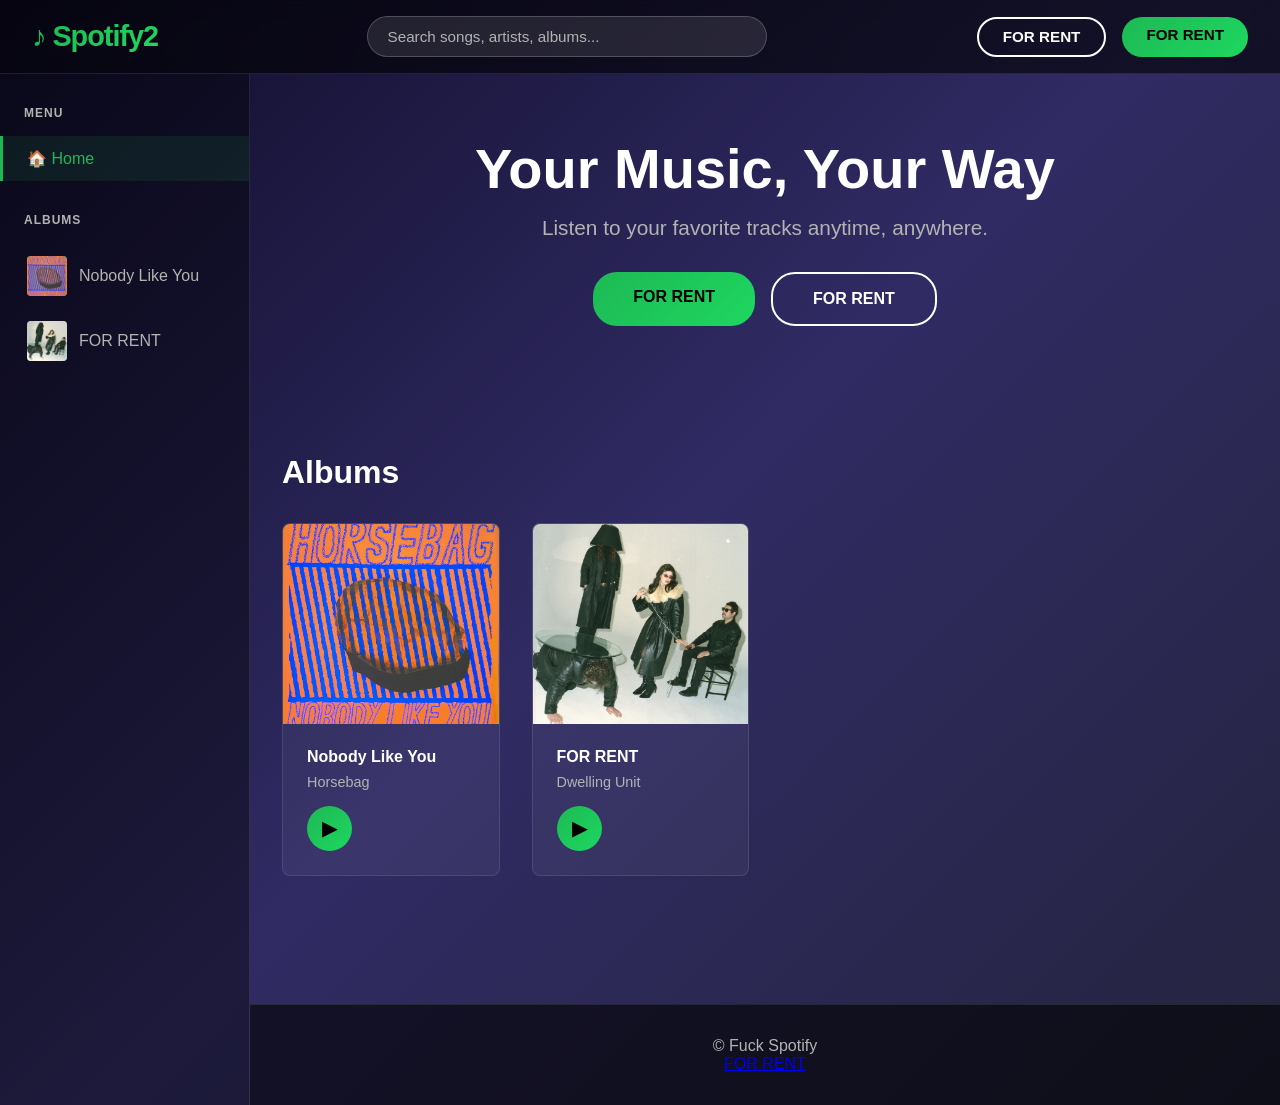
<file: index.html>
<!DOCTYPE html>
<html lang="en">

<head>
    <meta charset="UTF-8">
    <meta name="viewport" content="width=device-width, initial-scale=1.0">
    <title>Spotify2 | Horsebag | Dwelling Unit</title>
    <meta name="description"
        content="Listen to Nobody Like You by Horsebag and FOR RENT by Dwelling Unit on Spotify2.">
    <meta name="keywords"
        content="Spotify2, Horsebag, Dwelling Unit, Nobody Like You, FOR RENT, music, albums">
    <meta name="author" content="Spotify2">
    <meta name="robots" content="index, follow">
    <meta property="og:title" content="Spotify2 | Horsebag | Dwelling Unit">
    <meta property="og:description"
        content="Listen to Nobody Like You by Horsebag and FOR RENT by Dwelling Unit on Spotify2.">
    <meta property="og:type" content="website">
    <meta property="og:url" content="https://spotify2.local">
    <link rel="canonical" href="https://spotify2.local">
    <style>
        * {
            margin: 0;
            padding: 0;
            box-sizing: border-box;
        }

        body {
            font-family: -apple-system, BlinkMacSystemFont, 'Segoe UI', Roboto, Oxygen, Ubuntu, Cantarell, sans-serif;
            background: linear-gradient(135deg, #0f0c29, #302b63, #24243e);
            color: #fff;
            min-height: 100vh;
            display: flex;
            flex-direction: column;
        }

        /* Header/Navigation Bar */
        header {
            background: rgba(0, 0, 0, 0.6);
            backdrop-filter: blur(10px);
            padding: 1rem 2rem;
            position: sticky;
            top: 0;
            z-index: 100;
            border-bottom: 1px solid rgba(255, 255, 255, 0.1);
        }

        .navbar {
            max-width: 100%;
            margin: 0 auto;
            display: flex;
            justify-content: space-between;
            align-items: center;
            gap: 2rem;
        }

        .search-container {
            flex: 1;
            max-width: 400px;
            position: relative;
        }

        .search-bar {
            width: 100%;
            padding: 0.7rem 1.2rem;
            background: rgba(255, 255, 255, 0.1);
            border: 1px solid rgba(255, 255, 255, 0.2);
            border-radius: 24px;
            color: #fff;
            font-size: 0.95rem;
            transition: all 0.3s ease;
        }

        .search-bar::placeholder {
            color: #b3b3b3;
        }

        .search-bar:focus {
            outline: none;
            background: rgba(255, 255, 255, 0.15);
            border-color: #1db954;
            box-shadow: 0 0 10px rgba(29, 185, 84, 0.3);
        }

        .search-dropdown {
            position: absolute;
            top: 100%;
            left: 0;
            right: 0;
            background: rgba(0, 0, 0, 0.95);
            border: 1px solid rgba(29, 185, 84, 0.3);
            border-radius: 8px;
            margin-top: 0.5rem;
            display: none;
            max-height: 300px;
            overflow-y: auto;
            z-index: 1000;
        }

        .search-dropdown.active {
            display: block;
        }

        .suggestion-item {
            padding: 0.8rem 1rem;
            color: #fff;
            cursor: pointer;
            border-bottom: 1px solid rgba(255, 255, 255, 0.1);
            transition: all 0.2s ease;
            text-decoration: none;
            display: flex;
            align-items: center;
            gap: 0.8rem;
        }

        .suggestion-item:last-child {
            border-bottom: none;
        }

        .suggestion-item:hover {
            background: rgba(29, 185, 84, 0.2);
            padding-left: 1.2rem;
        }

        .suggestion-icon {
            font-size: 1.2rem;
        }

        .suggestion-text {
            flex: 1;
        }

        .suggestion-title {
            font-weight: 600;
            margin-bottom: 0.2rem;
        }

        .suggestion-subtitle {
            font-size: 0.8rem;
            color: #b3b3b3;
        }

        .logo {
            font-size: 1.8rem;
            font-weight: 800;
            background: linear-gradient(135deg, #1db954, #1ed760);
            -webkit-background-clip: text;
            -webkit-text-fill-color: transparent;
            background-clip: text;
            letter-spacing: -1px;
            white-space: nowrap;
            text-decoration: none;
        }

        .main-wrapper {
            display: flex;
            flex: 1;
            overflow: hidden;
        }

        /* Sidebar */
        .sidebar {
            width: 250px;
            background: rgba(0, 0, 0, 0.4);
            border-right: 1px solid rgba(255, 255, 255, 0.1);
            padding: 2rem 0;
            overflow-y: auto;
        }

        .sidebar-section {
            margin-bottom: 2rem;
        }

        .sidebar-title {
            font-size: 0.75rem;
            text-transform: uppercase;
            color: #b3b3b3;
            letter-spacing: 1px;
            padding: 0 1.5rem;
            margin-bottom: 1rem;
            font-weight: 700;
        }

        .sidebar-link {
            display: flex;
            align-items: center;
            gap: 0.75rem;
            padding: 0.8rem 1.5rem;
            color: #b3b3b3;
            text-decoration: none;
            transition: all 0.3s ease;
            border-left: 3px solid transparent;
            cursor: pointer;
        }

        .sidebar-cover {
            width: 40px;
            height: 40px;
            flex: 0 0 40px;
            border-radius: 4px;
            overflow: hidden;
            position: relative;
            display: grid;
            place-items: center;
            background: linear-gradient(135deg, #1db954, #1ed760);
        }

        .sidebar-album-title {
            min-width: 0;
        }

        .cover-art {
            position: absolute;
            inset: 0;
            width: 100%;
            height: 100%;
            object-fit: cover;
        }

        .cover-fallback {
            font-size: 1.4rem;
            line-height: 1;
        }

        .sidebar-link:hover {
            color: #fff;
            background: rgba(29, 185, 84, 0.1);
            border-left-color: #1db954;
        }

        .sidebar-link.active {
            color: #1db954;
            background: rgba(29, 185, 84, 0.1);
            border-left-color: #1db954;
        }

        /* Content wrapper */
        .content {
            flex: 1;
            overflow-y: auto;
            padding-bottom: 120px;
        }

        .nav-buttons {
            display: flex;
            gap: 1rem;
        }

        .btn {
            padding: 0.6rem 1.5rem;
            border: none;
            border-radius: 24px;
            font-weight: 600;
            cursor: pointer;
            transition: all 0.3s ease;
            font-size: 0.95rem;
            text-decoration: none;
            display: inline-block;
        }

        .btn-login {
            background: transparent;
            color: #fff;
            border: 2px solid #fff;
        }

        .btn-login:hover {
            background: #fff;
            color: #000;
            transform: scale(1.05);
        }

        .btn-signup {
            background: linear-gradient(135deg, #1db954, #1ed760);
            color: #000;
        }

        .btn-signup:hover {
            transform: scale(1.05);
            box-shadow: 0 8px 24px rgba(29, 185, 84, 0.4);
        }

        /* Hero Section */
        .hero {
            max-width: 1400px;
            margin: 0 auto;
            padding: 4rem 2rem;
            text-align: center;
        }

        .hero h1 {
            font-size: 3.5rem;
            font-weight: 900;
            margin-bottom: 1rem;
            line-height: 1.1;
        }

        .hero p {
            font-size: 1.3rem;
            color: #b3b3b3;
            margin-bottom: 2rem;
            max-width: 600px;
            margin-left: auto;
            margin-right: auto;
        }

        .cta-buttons {
            display: flex;
            gap: 1rem;
            justify-content: center;
            flex-wrap: wrap;
        }

        .btn-primary {
            padding: 1rem 2.5rem;
            background: linear-gradient(135deg, #1db954, #1ed760);
            color: #000;
            border: none;
            border-radius: 24px;
            font-weight: 700;
            font-size: 1rem;
            cursor: pointer;
            transition: all 0.3s ease;
            text-decoration: none;
            display: inline-block;
        }

        .btn-primary:hover {
            transform: scale(1.05);
            box-shadow: 0 12px 32px rgba(29, 185, 84, 0.5);
        }

        .btn-secondary {
            padding: 1rem 2.5rem;
            background: transparent;
            color: #fff;
            border: 2px solid #fff;
            border-radius: 24px;
            font-weight: 700;
            font-size: 1rem;
            cursor: pointer;
            transition: all 0.3s ease;
            text-decoration: none;
            display: inline-block;
        }

        .btn-secondary:hover {
            background: #fff;
            color: #000;
            transform: scale(1.05);
        }

        /* Featured Section */
        .featured {
            max-width: 1400px;
            margin: 4rem auto;
            padding: 0 2rem;
            width: 100%;
        }

        .section-title {
            font-size: 2rem;
            font-weight: 700;
            margin-bottom: 2rem;
        }

        .music-grid {
            display: grid;
            grid-template-columns: repeat(auto-fill, minmax(200px, 1fr));
            gap: 2rem;
        }

        .music-card {
            background: rgba(255, 255, 255, 0.05);
            border-radius: 8px;
            overflow: hidden;
            cursor: pointer;
            transition: all 0.3s ease;
            border: 1px solid rgba(255, 255, 255, 0.1);
            text-decoration: none;
            display: block;
        }

        .music-card:hover {
            background: rgba(255, 255, 255, 0.1);
            transform: translateY(-8px);
            box-shadow: 0 12px 32px rgba(29, 185, 84, 0.2);
        }

        .card-image {
            width: 100%;
            height: 200px;
            background: linear-gradient(135deg, #1db954, #1ed760);
            display: flex;
            align-items: center;
            justify-content: center;
            font-size: 3rem;
            position: relative;
            overflow: hidden;
        }

        .card-image .cover-fallback {
            font-size: 3rem;
        }

        .card-info {
            padding: 1.5rem;
        }

        .card-title {
            font-weight: 700;
            margin-bottom: 0.5rem;
            font-size: 1rem;
            color: #fff;
        }

        .card-artist {
            color: #b3b3b3;
            font-size: 0.9rem;
            margin-bottom: 1rem;
        }

        .play-btn {
            background: linear-gradient(135deg, #1db954, #1ed760);
            color: #000;
            border: none;
            border-radius: 50%;
            width: 45px;
            height: 45px;
            font-size: 1.2rem;
            cursor: pointer;
            display: flex;
            align-items: center;
            justify-content: center;
            transition: all 0.3s ease;
            font-weight: bold;
        }

        .play-btn:hover {
            transform: scale(1.1);
        }

        /* Player Controls */
        .player {
            position: fixed;
            bottom: 0;
            left: 0;
            right: 0;
            background: rgba(0, 0, 0, 0.8);
            border-top: 1px solid rgba(255, 255, 255, 0.1);
            padding: 1rem 2rem;
            z-index: 200;
        }

        .player-content {
            max-width: 100%;
            margin: 0 auto;
            display: grid;
            grid-template-columns: 200px 1fr 200px;
            gap: 2rem;
            align-items: center;
        }

        .player-song-info {
            display: flex;
            gap: 1rem;
            align-items: center;
        }

        .player-album-art {
            width: 50px;
            height: 50px;
            background: linear-gradient(135deg, #1db954, #1ed760);
            border-radius: 4px;
            display: flex;
            align-items: center;
            justify-content: center;
            font-size: 1.5rem;
            flex-shrink: 0;
        }

        .player-song-details h4 {
            font-size: 0.95rem;
            margin-bottom: 0.2rem;
            font-weight: 600;
        }

        .player-song-details p {
            font-size: 0.8rem;
            color: #b3b3b3;
        }

        .player-controls {
            display: flex;
            flex-direction: column;
            gap: 0.5rem;
        }

        .controls-buttons {
            display: flex;
            justify-content: center;
            gap: 1.5rem;
            align-items: center;
        }

        .control-btn {
            background: transparent;
            border: none;
            color: #fff;
            cursor: pointer;
            font-size: 1.2rem;
            transition: all 0.3s ease;
            padding: 0.5rem;
        }

        .control-btn:hover {
            color: #1db954;
            transform: scale(1.1);
        }

        .play-pause-btn {
            width: 40px;
            height: 40px;
            background: linear-gradient(135deg, #1db954, #1ed760);
            color: #000;
            border-radius: 50%;
            font-size: 1rem;
            font-weight: bold;
        }

        .play-pause-btn:hover {
            color: #000;
        }

        .progress-bar {
            width: 100%;
            height: 4px;
            background: rgba(255, 255, 255, 0.2);
            border-radius: 2px;
            cursor: pointer;
            position: relative;
        }

        .progress-fill {
            height: 100%;
            background: linear-gradient(90deg, #1db954, #1ed760);
            border-radius: 2px;
            width: 35%;
        }

        .time-display {
            display: flex;
            justify-content: space-between;
            font-size: 0.75rem;
            color: #b3b3b3;
            margin-top: 0.3rem;
        }

        .player-right {
            display: flex;
            justify-content: flex-end;
            gap: 1rem;
            align-items: center;
        }

        .volume-control {
            display: flex;
            align-items: center;
            gap: 0.5rem;
        }

        .volume-slider {
            width: 80px;
            height: 4px;
            background: rgba(255, 255, 255, 0.2);
            border-radius: 2px;
            cursor: pointer;
        }

        /* Footer */
        footer {
            background: rgba(0, 0, 0, 0.6);
            padding: 2rem;
            text-align: center;
            color: #b3b3b3;
            margin-top: 4rem;
            border-top: 1px solid rgba(255, 255, 255, 0.1);
        }

        @media (max-width: 1024px) {
            .sidebar {
                width: 200px;
            }

            .search-container {
                max-width: 250px;
            }
        }

        @media (max-width: 768px) {
            .main-wrapper {
                flex-direction: column;
            }

            .sidebar {
                width: 100%;
                border-right: none;
                border-bottom: 1px solid rgba(255, 255, 255, 0.1);
                padding: 1rem 0;
                display: flex;
                overflow-x: auto;
                overflow-y: hidden;
                height: auto;
                display: none;
            }

            .sidebar-section {
                display: flex;
                gap: 2rem;
                margin-bottom: 0;
            }

            .sidebar-title {
                display: none;
            }

            .hero h1 {
                font-size: 2.5rem;
            }

            .music-grid {
                grid-template-columns: repeat(auto-fill, minmax(150px, 1fr));
                gap: 1rem;
            }

            .cta-buttons {
                display: none;
            }

            .btn-primary,
            .btn-secondary {
                width: 100%;
            }

            .navbar {
                flex-direction: column;
                gap: 1rem;
            }

            .search-container {
                width: 100%;
                max-width: 100%;
            }

            .player-content {
                grid-template-columns: 1fr;
                gap: 1rem;
            }

            .player-right {
                justify-content: center;
            }
        }
    </style>
    <link rel="stylesheet" href="views.css">
</head>

<body>
    <!-- Navigation Header -->
    <header>
        <nav class="navbar">
            <a href="index.html" class="logo" aria-label="Spotify2 Home">♪ Spotify2</a>
            <div class="search-container">
                <input type="text" class="search-bar" id="searchInput" placeholder="Search songs, artists, albums...">
                <div class="search-dropdown" id="searchDropdown"></div>
            </div>
            <div class="nav-buttons">
                <a target="_blank" rel="noopener noreferrer" data-album-buy hidden class="btn btn-login">Buy album</a>
                <a target="_blank" rel="noopener noreferrer" data-album-buy hidden class="btn btn-signup">Buy album</a>
            </div>
        </nav>
    </header>

    <div class="main-wrapper">
        <!-- Sidebar -->
        <aside class="sidebar">
            <div class="sidebar-section">
                <div class="sidebar-title">Menu</div>
                <a href="index.html" class="sidebar-link active">🏠 Home</a>
            </div>
            <div class="sidebar-section">
                <div class="sidebar-title">Albums</div>
                <div id="albumLibrary"></div>
            </div>
        </aside>

        <!-- Main Content -->
        <div class="content">
            <!-- Hero Section -->
            <section class="hero">
                <h1>Your Music, Your Way</h1>
                <p>Listen to your favorite tracks anytime, anywhere.</p>
                <div class="cta-buttons">
                    <a target="_blank" rel="noopener noreferrer" data-album-buy hidden class="btn-primary">Buy album</a>
                    <a target="_blank" rel="noopener noreferrer" data-album-buy hidden class="btn-secondary">Buy album</a>
                </div>
            </section>

            <!-- Album cards are generated from the shared catalog. -->
            <section class="featured" id="albums">
                <h2 class="section-title">Albums</h2>
                <div class="music-grid" id="albumGrid"></div>
            </section>
        </div>
        <!-- Footer -->
        <footer>
            <p>&copy; Fuck Spotify</p>
            <a target="_blank" rel="noopener noreferrer" data-album-buy hidden>Buy album</a>
        </footer>
    </div>

    <script src="albums.js" defer></script>
    <script src="player.js" defer></script>
    <script src="album.js" defer></script>
    <script src="site.js?v=4" defer></script>

</body>

</html>
</file>
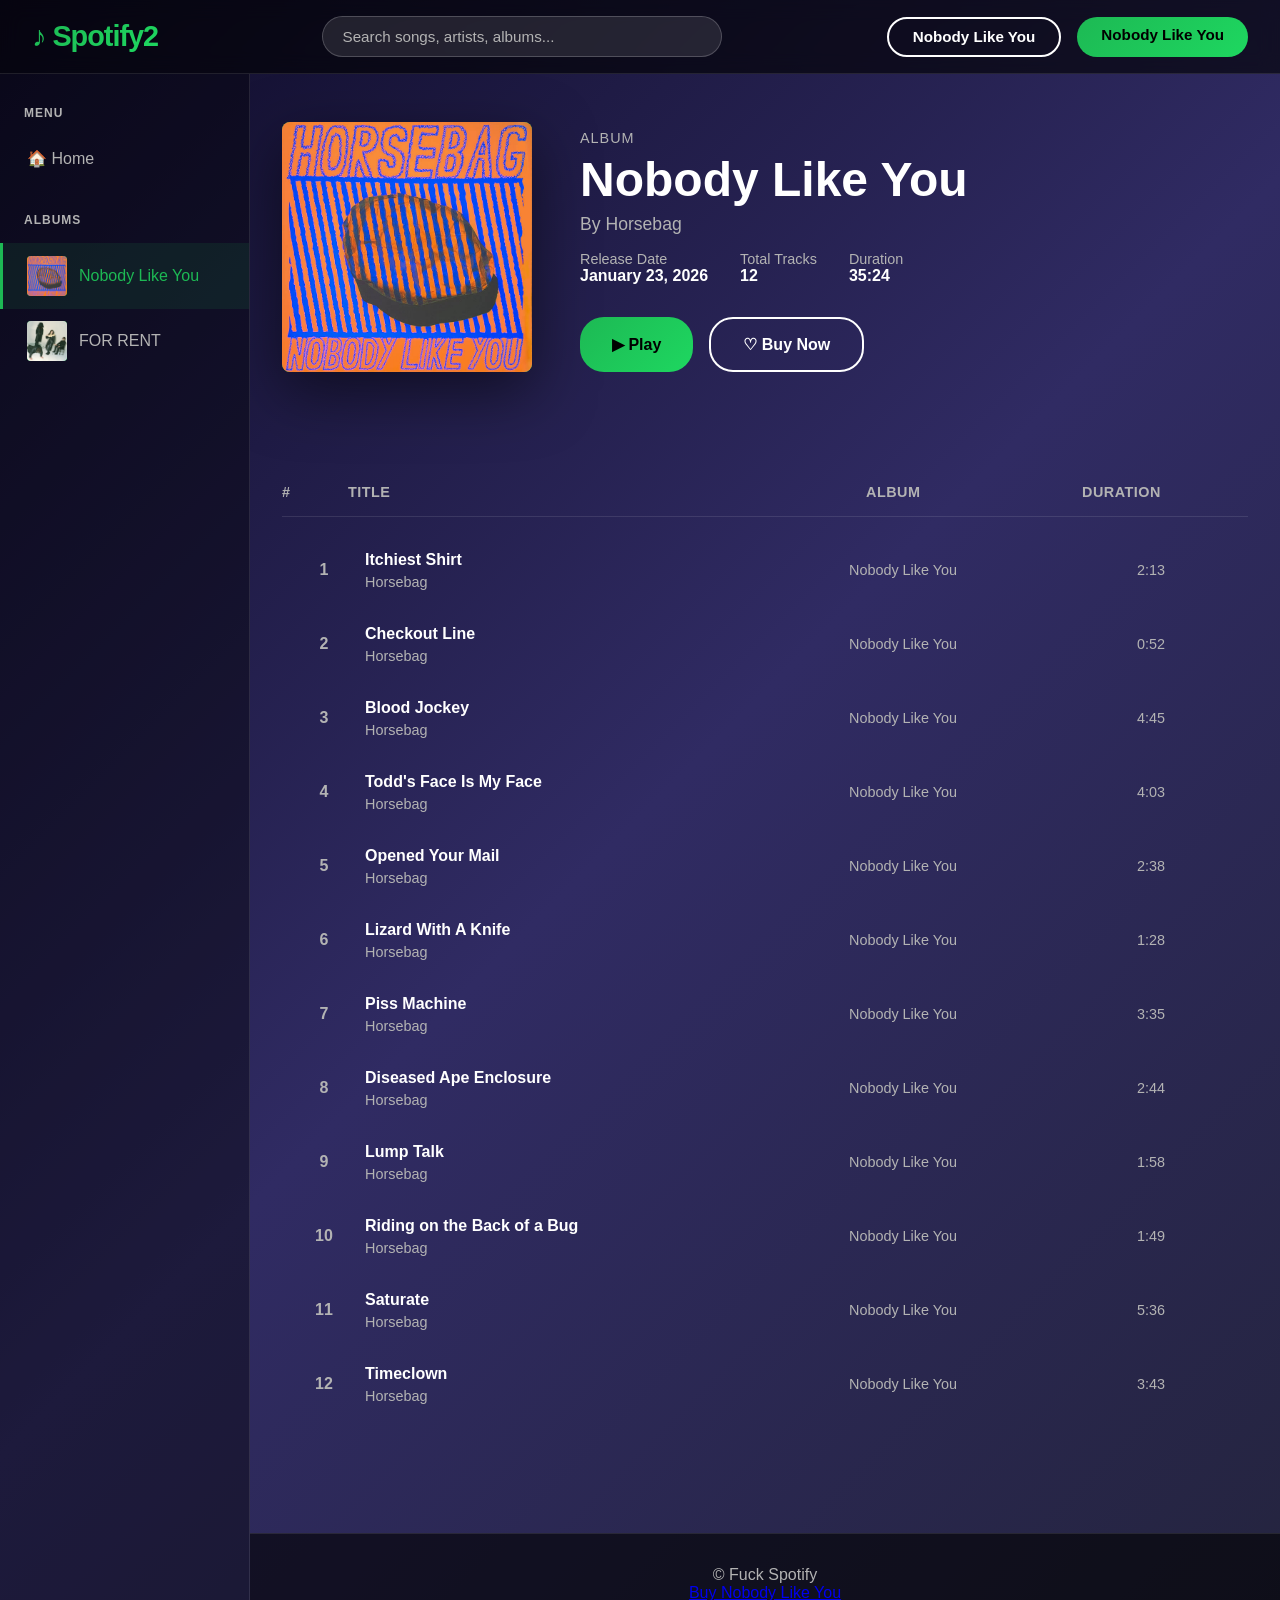
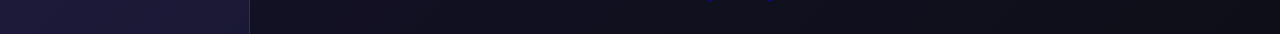
<file: album.html>
<!DOCTYPE html>
<html lang="en">

<head>
    <meta charset="UTF-8">
    <meta name="viewport" content="width=device-width, initial-scale=1.0">
    <title>Album - Spotify2</title>
    <link rel="canonical" id="albumCanonical">
    <style>
        * {
            margin: 0;
            padding: 0;
            box-sizing: border-box;
        }

        body {
            font-family: -apple-system, BlinkMacSystemFont, 'Segoe UI', Roboto, Oxygen, Ubuntu, Cantarell, sans-serif;
            background: linear-gradient(135deg, #0f0c29, #302b63, #24243e);
            color: #fff;
            min-height: 100vh;
            display: flex;
            flex-direction: column;
        }

        .main-wrapper {
            display: flex;
            flex: 1;
            overflow: hidden;
        }

        /* Sidebar */
        .sidebar {
            width: 250px;
            background: rgba(0, 0, 0, 0.4);
            border-right: 1px solid rgba(255, 255, 255, 0.1);
            padding: 2rem 0;
            overflow-y: auto;
        }

        .sidebar-section {
            margin-bottom: 2rem;
        }

        .sidebar-title {
            font-size: 0.75rem;
            text-transform: uppercase;
            color: #b3b3b3;
            letter-spacing: 1px;
            padding: 0 1.5rem;
            margin-bottom: 1rem;
            font-weight: 700;
        }

        .sidebar-link {
            display: flex;
            align-items: center;
            gap: 0.75rem;
            padding: 0.8rem 1.5rem;
            color: #b3b3b3;
            text-decoration: none;
            transition: all 0.3s ease;
            border-left: 3px solid transparent;
            cursor: pointer;
        }

        .sidebar-cover {
            width: 40px;
            height: 40px;
            flex: 0 0 40px;
            border-radius: 4px;
            overflow: hidden;
            position: relative;
            display: grid;
            place-items: center;
            background: linear-gradient(135deg, #1db954, #1ed760);
        }

        .sidebar-album-title {
            min-width: 0;
        }

        .cover-art {
            position: absolute;
            inset: 0;
            width: 100%;
            height: 100%;
            object-fit: cover;
        }

        .cover-fallback {
            font-size: 1.4rem;
            line-height: 1;
        }

        .sidebar-link:hover {
            color: #fff;
            background: rgba(29, 185, 84, 0.1);
            border-left-color: #1db954;
        }

        .sidebar-link.active {
            color: #1db954;
            background: rgba(29, 185, 84, 0.1);
            border-left-color: #1db954;
        }

        /* Content wrapper */
        .content {
            flex: 1;
            overflow-y: auto;
            padding-bottom: 120px;
        }

        /* Header/Navigation Bar */
        header {
            background: rgba(0, 0, 0, 0.6);
            backdrop-filter: blur(10px);
            padding: 1rem 2rem;
            position: sticky;
            top: 0;
            z-index: 100;
            border-bottom: 1px solid rgba(255, 255, 255, 0.1);
        }

        .navbar {
            max-width: 100%;
            margin: 0 auto;
            display: flex;
            justify-content: space-between;
            align-items: center;
            gap: 2rem;
        }

        .search-container {
            flex: 1;
            max-width: 400px;
            position: relative;
        }

        .search-bar {
            width: 100%;
            padding: 0.7rem 1.2rem;
            background: rgba(255, 255, 255, 0.1);
            border: 1px solid rgba(255, 255, 255, 0.2);
            border-radius: 24px;
            color: #fff;
            font-size: 0.95rem;
            transition: all 0.3s ease;
        }

        .search-bar::placeholder {
            color: #b3b3b3;
        }

        .search-bar:focus {
            outline: none;
            background: rgba(255, 255, 255, 0.15);
            border-color: #1db954;
            box-shadow: 0 0 10px rgba(29, 185, 84, 0.3);
        }

        .search-dropdown {
            position: absolute;
            top: 100%;
            left: 0;
            right: 0;
            background: rgba(0, 0, 0, 0.95);
            border: 1px solid rgba(29, 185, 84, 0.3);
            border-radius: 8px;
            margin-top: 0.5rem;
            display: none;
            max-height: 300px;
            overflow-y: auto;
            z-index: 1000;
        }

        .search-dropdown.active {
            display: block;
        }

        .suggestion-item {
            padding: 0.8rem 1rem;
            color: #fff;
            cursor: pointer;
            border-bottom: 1px solid rgba(255, 255, 255, 0.1);
            transition: all 0.2s ease;
            text-decoration: none;
            display: flex;
            align-items: center;
            gap: 0.8rem;
        }

        .suggestion-item:last-child {
            border-bottom: none;
        }

        .suggestion-item:hover {
            background: rgba(29, 185, 84, 0.2);
            padding-left: 1.2rem;
        }

        .suggestion-icon {
            font-size: 1.2rem;
        }

        .suggestion-text {
            flex: 1;
        }

        .suggestion-title {
            font-weight: 600;
            margin-bottom: 0.2rem;
        }

        .suggestion-subtitle {
            font-size: 0.8rem;
            color: #b3b3b3;
        }

        .logo {
            font-size: 1.8rem;
            font-weight: 800;
            background: linear-gradient(135deg, #1db954, #1ed760);
            -webkit-background-clip: text;
            -webkit-text-fill-color: transparent;
            background-clip: text;
            letter-spacing: -1px;
            text-decoration: none;
            cursor: pointer;
            white-space: nowrap;
        }

        .nav-buttons {
            display: flex;
            gap: 1rem;
        }

        .btn {
            padding: 0.6rem 1.5rem;
            border: none;
            border-radius: 24px;
            font-weight: 600;
            cursor: pointer;
            transition: all 0.3s ease;
            font-size: 0.95rem;
            text-decoration: none;
            display: inline-block;
        }

        .btn-login {
            background: transparent;
            color: #fff;
            border: 2px solid #fff;
        }

        .btn-login:hover {
            background: #fff;
            color: #000;
            transform: scale(1.05);
        }

        .btn-signup {
            background: linear-gradient(135deg, #1db954, #1ed760);
            color: #000;
        }

        .btn-signup:hover {
            transform: scale(1.05);
            box-shadow: 0 8px 24px rgba(29, 185, 84, 0.4);
        }

        /* Album Hero Section */
        .album-hero {
            max-width: 1400px;
            margin: 0 auto;
            padding: 3rem 2rem;
            display: grid;
            grid-template-columns: 250px 1fr;
            gap: 3rem;
            align-items: flex-end;
            width: 100%;
        }

        /* Player Controls */
        .player {
            position: fixed;
            bottom: 0;
            left: 0;
            right: 0;
            background: rgba(0, 0, 0, 0.8);
            border-top: 1px solid rgba(255, 255, 255, 0.1);
            padding: 1rem 2rem;
            z-index: 200;
        }

        .player-content {
            max-width: 100%;
            margin: 0 auto;
            display: grid;
            grid-template-columns: 200px 1fr 200px;
            gap: 2rem;
            align-items: center;
        }

        .player-song-info {
            display: flex;
            gap: 1rem;
            align-items: center;
        }

        .player-album-art {
            width: 50px;
            height: 50px;
            background: linear-gradient(135deg, #1db954, #1ed760);
            border-radius: 4px;
            display: flex;
            align-items: center;
            justify-content: center;
            font-size: 1.5rem;
            flex-shrink: 0;
        }

        #player-album-art {
            height: 50px;
            width: 50px;
        }

        .player-song-details h4 {
            font-size: 0.95rem;
            margin-bottom: 0.2rem;
            font-weight: 600;
        }

        .player-song-details p {
            font-size: 0.8rem;
            color: #b3b3b3;
        }

        .player-controls {
            display: flex;
            flex-direction: column;
            gap: 0.5rem;
        }

        .controls-buttons {
            display: flex;
            justify-content: center;
            gap: 1.5rem;
            align-items: center;
        }

        .control-btn {
            background: transparent;
            border: none;
            color: #fff;
            cursor: pointer;
            font-size: 1.2rem;
            transition: all 0.3s ease;
            padding: 0.5rem;
        }

        .control-btn:hover {
            color: #1db954;
            transform: scale(1.1);
        }

        .play-pause-btn {
            width: 40px;
            height: 40px;
            background: linear-gradient(135deg, #1db954, #1ed760);
            color: #000;
            border-radius: 50%;
            font-size: 1rem;
            font-weight: bold;
        }

        .play-pause-btn:hover {
            color: #000;
        }

        .progress-bar {
            width: 100%;
            height: 4px;
            background: rgba(255, 255, 255, 0.2);
            border-radius: 2px;
            cursor: pointer;
            position: relative;
        }

        .progress-fill {
            height: 100%;
            background: linear-gradient(90deg, #1db954, #1ed760);
            border-radius: 2px;
            width: 0%;
        }

        .time-display {
            display: flex;
            justify-content: space-between;
            font-size: 0.75rem;
            color: #b3b3b3;
            margin-top: 0.3rem;
        }

        .player-right {
            display: flex;
            justify-content: flex-end;
            gap: 1rem;
            align-items: center;
        }

        .volume-control {
            display: flex;
            align-items: center;
            gap: 0.5rem;
        }

        .volume-slider {
            width: 80px;
            height: 4px;
            background: rgba(255, 255, 255, 0.2);
            border-radius: 2px;
            cursor: pointer;
        }

        .album-cover {
            width: 250px;
            height: 250px;
            border-radius: 8px;
            background: linear-gradient(135deg, #1db954, #1ed760);
            display: flex;
            align-items: center;
            justify-content: center;
            font-size: 5rem;
            box-shadow: 0 20px 60px rgba(0, 0, 0, 0.5);
            overflow: hidden;
        }

        #album-cover {
            max-width: 100%;
            /* max-height: 100%; */
        }

        .album-info {
            display: flex;
            flex-direction: column;
            justify-content: flex-end;
        }

        .album-type {
            font-size: 0.9rem;
            color: #b3b3b3;
            text-transform: uppercase;
            letter-spacing: 1px;
            margin-bottom: 0.5rem;
        }

        .album-title {
            font-size: 3rem;
            font-weight: 900;
            margin-bottom: 0.5rem;
            line-height: 1.1;
        }

        .album-artist {
            font-size: 1.1rem;
            color: #b3b3b3;
            margin-bottom: 1rem;
        }

        .album-meta {
            display: flex;
            gap: 2rem;
            margin-bottom: 2rem;
            flex-wrap: wrap;
        }

        .meta-item {
            display: flex;
            flex-direction: column;
        }

        .meta-label {
            color: #b3b3b3;
            font-size: 0.9rem;
        }

        .meta-value {
            font-size: 1rem;
            font-weight: 700;
        }

        .album-actions {
            display: flex;
            gap: 1rem;
        }

        .btn-play {
            padding: 1rem 2.5rem;
            background: linear-gradient(135deg, #1db954, #1ed760);
            color: #000;
            border: none;
            border-radius: 24px;
            font-weight: 700;
            font-size: 1rem;
            cursor: pointer;
            transition: all 0.3s ease;
            text-decoration: none;
            display: inline-block;
        }

        .btn-play:hover {
            transform: scale(1.05);
            box-shadow: 0 12px 32px rgba(29, 185, 84, 0.5);
        }

        .btn-like {
            padding: 1rem 1.5rem;
            background: transparent;
            color: #fff;
            border: 2px solid #fff;
            border-radius: 24px;
            font-weight: 700;
            font-size: 1rem;
            cursor: pointer;
            transition: all 0.3s ease;
            text-decoration: none;
            display: inline-block;
        }

        .btn-like:hover {
            background: #fff;
            color: #000;
            transform: scale(1.05);
        }

        /* Songs List */
        .songs-container {
            max-width: 1400px;
            margin: 3rem auto;
            padding: 0 2rem;
        }

        .songs-header {
            display: grid;
            grid-template-columns: 50px 1fr 200px 100px 50px;
            gap: 1rem;
            padding: 1rem 0;
            border-bottom: 1px solid rgba(255, 255, 255, 0.1);
            color: #b3b3b3;
            font-size: 0.9rem;
            font-weight: 600;
            text-transform: uppercase;
            letter-spacing: 0.5px;
            margin-bottom: 1rem;
        }

        .song-item {
            display: grid;
            grid-template-columns: 50px 1fr 200px 100px 50px;
            gap: 1rem;
            padding: 1rem;
            border-radius: 8px;
            align-items: center;
            transition: all 0.3s ease;
            border: 1px solid transparent;
            cursor: pointer;
        }

        .song-item:hover {
            background: rgba(255, 255, 255, 0.1);
            border: 1px solid rgba(255, 255, 255, 0.2);
        }

        .song-number {
            text-align: center;
            color: #b3b3b3;
            font-weight: 600;
        }

        .song-details {
            display: flex;
            flex-direction: column;
            justify-content: center;
        }

        .song-title {
            font-weight: 600;
            margin-bottom: 0.3rem;
            font-size: 1rem;
        }

        .song-artist {
            color: #b3b3b3;
            font-size: 0.9rem;
        }

        .song-album {
            color: #b3b3b3;
            font-size: 0.9rem;
        }

        .song-duration {
            text-align: right;
            color: #b3b3b3;
            font-size: 0.9rem;
        }

        .song-play-btn {
            background: linear-gradient(135deg, #1db954, #1ed760);
            color: #000;
            border: none;
            border-radius: 50%;
            width: 40px;
            height: 40px;
            font-size: 1rem;
            cursor: pointer;
            display: flex;
            align-items: center;
            justify-content: center;
            transition: all 0.3s ease;
            font-weight: bold;
            opacity: 0;
            text-decoration: none;
        }

        .song-item:hover .song-play-btn {
            opacity: 1;
        }

        .song-item:hover .song-number {
            opacity: 0;
        }

        /* Footer */
        footer {
            background: rgba(0, 0, 0, 0.6);
            padding: 2rem;
            text-align: center;
            color: #b3b3b3;
            margin-top: 4rem;
            border-top: 1px solid rgba(255, 255, 255, 0.1);
        }

        [hidden] { display: none !important; }
        button:disabled, input:disabled { opacity: 0.45; cursor: not-allowed; }
        :focus-visible { outline: 2px solid #1ed760; outline-offset: 4px; }
        .album-cover img, .player-album-art img { width: 100%; height: 100%; object-fit: cover; }
        .player-album-art { overflow: hidden; }
        .album-description { color: #b3b3b3; margin-bottom: 1.5rem; line-height: 1.5; }
        .song-item:focus-within .song-play-btn { opacity: 1; }
        .song-item[aria-disabled="true"] { cursor: default; }
        .song-item[aria-current="true"] { background: rgba(29, 185, 84, 0.15); }
        .song-item[aria-disabled="true"] .song-play-btn { opacity: 0.45; }
        #playerStatus { font-size: 0.8rem; color: #b3b3b3; }
        #albumNotFound { padding: 3rem 2rem; }
        #albumNotFound a { color: #1ed760; }

        @media (max-width: 1024px) {
            .sidebar {
                width: 200px;
            }

            .search-container {
                max-width: 250px;
            }
        }

        @media (max-width: 768px) {
            .main-wrapper {
                flex-direction: column;
            }

            .sidebar {
                width: 100%;
                border-right: none;
                border-bottom: 1px solid rgba(255, 255, 255, 0.1);
                padding: 1rem 0;
                display: flex;
                overflow-x: auto;
                overflow-y: hidden;
                height: auto;
                display: none;
            }

            .sidebar-section {
                display: flex;
                gap: 2rem;
                margin-bottom: 0;
            }

            .sidebar-title {
                display: none;
            }

            .album-hero {
                grid-template-columns: 1fr;
                text-align: center;
            }

            .album-cover {
                width: 100%;
                height: 200px;
                margin: 0 auto;
            }

            .album-title {
                font-size: 2rem;
            }

            .songs-header,
            .song-item {
                grid-template-columns: 40px 1fr 80px;
            }

            .song-album,
            .song-duration {
                display: none;
            }

            .navbar {
                flex-direction: column;
                gap: 1rem;
            }

            .search-container {
                width: 100%;
                max-width: 100%;
            }

            .player-content {
                grid-template-columns: 1fr;
                gap: 1rem;
            }

            .player-right {
                justify-content: center;
            }
        }
    </style>
    <link rel="stylesheet" href="views.css">
</head>

<body>
    <!-- Navigation Header -->
    <header>
        <nav class="navbar">
            <a href="index.html" class="logo" aria-label="Spotify2 Home">♪ Spotify2</a>
            <div class="search-container">
                <input type="search" class="search-bar" id="searchInput" aria-label="Search albums, artists, and songs" placeholder="Search songs, artists, albums...">
                <div class="search-dropdown" id="searchDropdown"></div>
            </div>
            <div class="nav-buttons">
                <a target="_blank" rel="noopener noreferrer" data-album-buy hidden class="btn btn-login">Buy
                    Now</a>
                <a target="_blank" rel="noopener noreferrer" data-album-buy hidden class="btn btn-signup">Buy
                    Now</a>
            </div>
        </nav>
    </header>

    <div class="main-wrapper">
        <!-- Sidebar -->
        <aside class="sidebar">
            <div class="sidebar-section">
                <div class="sidebar-title">Menu</div>
                <a href="index.html" class="sidebar-link">🏠 Home</a>
            </div>
            <div class="sidebar-section">
                <div class="sidebar-title">Albums</div>
                <div id="albumLibrary"></div>
            </div>
        </aside>

        <!-- Main Content -->
        <div class="content">
            <section id="albumNotFound" hidden>
                <h1>Album not found</h1>
                <p>This album is not available. <a href="index.html">Return Home</a>.</p>
            </section>
            <!-- Album Hero Section -->
            <section class="album-hero" id="albumHero" hidden>
                <div class="album-cover" id="album-cover"></div>
                <div class="album-info">
                    <div class="album-type">Album</div>
                    <h1 class="album-title" id="albumTitle"></h1>
                    <div class="album-artist" id="albumArtist"></div>
                    <div class="album-meta">
                        <div class="meta-item">
                            <span class="meta-label">Release Date</span>
                            <span class="meta-value" id="albumReleaseDate"></span>
                        </div>
                        <div class="meta-item">
                            <span class="meta-label">Total Tracks</span>
                            <span class="meta-value" id="albumTrackCount"></span>
                        </div>
                        <div class="meta-item">
                            <span class="meta-label">Duration</span>
                            <span class="meta-value" id="albumDuration"></span>
                        </div>
                    </div>
                    <p class="album-description" id="albumDescription" hidden></p>
                    <div class="album-actions">
                        <button type="button" class="btn-play" id="albumPlayBtn" aria-label="Play album" disabled>▶ Play</button>
                        <a target="_blank" rel="noopener noreferrer" data-album-buy hidden class="btn-like">♡
                            Buy Now</a>
                    </div>
                </div>
            </section>

            <!-- Songs List -->
            <section class="songs-container" id="albumTracks" aria-label="Album tracks" hidden>
                <div class="songs-header">
                    <div>#</div>
                    <div>Title</div>
                    <div>Album</div>
                    <div>Duration</div>
                    <div></div>
                </div>

                <div id="trackList"></div>
            </section>
        </div>
        <!-- Footer -->
        <footer>
            <p>&copy; Fuck Spotify</p>
            <a target="_blank" rel="noopener noreferrer" data-album-buy hidden>Buy This Album Here</a>
        </footer>
    </div>

    <script defer src="albums.js"></script>
    <script defer src="player.js"></script>
    <script defer src="album.js"></script>
    <script defer src="site.js?v=4"></script>

</body>

</html>
</file>
<file: views.css>
/* Shared view styles keep both static entry pages identical after navigation. */
[hidden] { display: none !important; }
button:disabled, input:disabled { opacity: .45; cursor: not-allowed; }
:focus-visible { outline: 2px solid #1ed760; outline-offset: 4px; }
body { padding-bottom: var(--player-height, 0px); }
.main-wrapper { display: grid; grid-template-columns: auto minmax(0, 1fr); grid-template-rows: 1fr auto; }
.content { grid-column: 2; min-width: 0; padding-bottom: 0; }
.sidebar { grid-column: 1; grid-row: 1 / 3; flex-shrink: 0; }
.main-wrapper > footer { grid-column: 2; }
.player { background: rgba(10, 10, 16, .96); backdrop-filter: blur(16px); padding-bottom: max(1rem, env(safe-area-inset-bottom)); }
.player-content { grid-template-columns: minmax(180px, 1fr) minmax(200px, 2fr) minmax(180px, 1fr); }
.player-song-info, .player-song-details { min-width: 0; }
.player-song-details h4 { overflow: hidden; text-overflow: ellipsis; white-space: nowrap; }
.player-album-art { position: relative; overflow: hidden; }
.player-album-art img { position: absolute; inset: 0; width: 100%; height: 100%; object-fit: cover; }
.progress-fill { width: 0; }
#playerStatus { font-size: .8rem; color: #b3b3b3; }
#albumNotFound { padding: 3rem 2rem; }
#albumNotFound a { color: #1ed760; }
.suggestion-icon { position: relative; width: 40px; height: 40px; flex-shrink: 0; border-radius: 4px; overflow: hidden; display: flex; align-items: center; justify-content: center; background: linear-gradient(135deg, #1db954, #1ed760); }
.suggestion-icon .cover-art { position: absolute; inset: 0; width: 100%; height: 100%; object-fit: cover; }

.album-hero { max-width: 1400px; margin: 0 auto; padding: 3rem 2rem; display: grid; grid-template-columns: 250px minmax(0, 1fr); gap: 3rem; align-items: end; width: 100%; }
.album-cover { width: 250px; height: 250px; border-radius: 8px; background: linear-gradient(135deg, #1db954, #1ed760); display: flex; align-items: center; justify-content: center; font-size: 5rem; box-shadow: 0 20px 60px rgba(0, 0, 0, .5); overflow: hidden; }
.album-cover img { width: 100%; height: 100%; object-fit: cover; }
.album-info { display: flex; flex-direction: column; justify-content: end; min-width: 0; }
.album-type { font-size: .9rem; color: #b3b3b3; text-transform: uppercase; letter-spacing: 1px; margin-bottom: .5rem; }
.album-title { font-size: 3rem; font-weight: 900; margin-bottom: .5rem; line-height: 1.1; }
.album-artist { font-size: 1.1rem; color: #b3b3b3; margin-bottom: 1rem; }
.album-meta { display: flex; gap: 2rem; margin-bottom: 2rem; flex-wrap: wrap; }
.meta-item { display: flex; flex-direction: column; }
.meta-label { color: #b3b3b3; font-size: .9rem; }
.meta-value { font-size: 1rem; font-weight: 700; }
.album-description { color: #b3b3b3; margin-bottom: 1.5rem; line-height: 1.5; }
.album-actions { display: flex; gap: 1rem; flex-wrap: wrap; }
.btn-play, .btn-like { padding: 1rem 2rem; border: none; border-radius: 24px; font-weight: 700; font-size: 1rem; cursor: pointer; text-decoration: none; display: inline-block; }
.btn-play { background: linear-gradient(135deg, #1db954, #1ed760); color: #000; }
.btn-like { background: transparent; color: #fff; border: 2px solid #fff; }
.songs-container { max-width: 1400px; margin: 3rem auto; padding: 0 2rem; }
.songs-header, .song-item { display: grid; grid-template-columns: 50px minmax(0, 1fr) 200px 100px 50px; gap: 1rem; }
.songs-header { padding: 1rem 0; border-bottom: 1px solid rgba(255, 255, 255, .1); color: #b3b3b3; font-size: .9rem; font-weight: 600; text-transform: uppercase; letter-spacing: .5px; margin-bottom: 1rem; }
.song-item { padding: 1rem; border-radius: 8px; align-items: center; border: 1px solid transparent; cursor: pointer; }
.song-item:hover { background: rgba(255, 255, 255, .1); border-color: rgba(255, 255, 255, .2); }
.song-number { text-align: center; color: #b3b3b3; font-weight: 600; }
.song-details { display: flex; flex-direction: column; justify-content: center; }
.song-title { font-weight: 600; margin-bottom: .3rem; font-size: 1rem; overflow-wrap: anywhere; }
.song-artist, .song-album, .song-duration { color: #b3b3b3; font-size: .9rem; }
.song-duration { text-align: right; }
.song-play-btn { background: linear-gradient(135deg, #1db954, #1ed760); color: #000; border: none; border-radius: 50%; width: 40px; height: 40px; font-size: 1rem; cursor: pointer; display: flex; align-items: center; justify-content: center; font-weight: bold; opacity: 0; }
.song-item:hover .song-play-btn, .song-item:focus-within .song-play-btn { opacity: 1; }
.song-item[aria-disabled="true"] { cursor: default; }
.song-item[aria-current="true"] { background: rgba(29, 185, 84, .15); }
.song-item[aria-disabled="true"] .song-play-btn { opacity: .45; }

.hero { max-width: 1400px; margin: 0 auto; padding: 4rem 2rem; text-align: center; }
.hero h1 { font-size: 3.5rem; font-weight: 900; margin-bottom: 1rem; line-height: 1.1; }
.hero p { font-size: 1.3rem; color: #b3b3b3; margin: 0 auto 2rem; max-width: 600px; }
.cta-buttons { display: flex; gap: 1rem; justify-content: center; flex-wrap: wrap; }
.btn-primary, .btn-secondary { padding: 1rem 2.5rem; border: none; border-radius: 24px; font-weight: 700; font-size: 1rem; cursor: pointer; text-decoration: none; display: inline-block; }
.btn-primary { background: linear-gradient(135deg, #1db954, #1ed760); color: #000; }
.btn-secondary { background: transparent; color: #fff; border: 2px solid #fff; }
.featured { max-width: 1400px; margin: 4rem auto; padding: 0 2rem; width: 100%; }
.section-title { font-size: 2rem; font-weight: 700; margin-bottom: 2rem; }
.music-grid { display: grid; grid-template-columns: repeat(auto-fill, minmax(200px, 1fr)); gap: 2rem; }
.music-card { background: rgba(255, 255, 255, .05); border-radius: 8px; overflow: hidden; cursor: pointer; transition: all .3s ease; border: 1px solid rgba(255, 255, 255, .1); text-decoration: none; display: block; }
.music-card:hover { background: rgba(255, 255, 255, .1); transform: translateY(-8px); box-shadow: 0 12px 32px rgba(29, 185, 84, .2); }
.card-image { width: 100%; height: 200px; background: linear-gradient(135deg, #1db954, #1ed760); display: flex; align-items: center; justify-content: center; position: relative; overflow: hidden; }
.card-image .cover-fallback { font-size: 3rem; }
.card-info { padding: 1.5rem; }
.card-title { font-weight: 700; margin-bottom: .5rem; font-size: 1rem; color: #fff; }
.card-artist { color: #b3b3b3; font-size: .9rem; margin-bottom: 1rem; }
.play-btn { background: linear-gradient(135deg, #1db954, #1ed760); color: #000; border-radius: 50%; width: 45px; height: 45px; font-size: 1.2rem; display: flex; align-items: center; justify-content: center; font-weight: bold; }

@media (max-width: 1100px) and (min-width: 769px) {
    .songs-header, .song-item { grid-template-columns: 40px minmax(0, 1fr) 100px 70px 40px; gap: .5rem; }
    .player-content { grid-template-columns: minmax(140px, 1fr) minmax(160px, 2fr) 160px; gap: 1rem; }
}
@media (max-width: 768px) {
    .main-wrapper { display: flex; }
    .album-hero { grid-template-columns: minmax(0, 1fr); text-align: center; gap: 2rem; }
    .album-cover { width: 200px; height: 200px; margin: 0 auto; }
    .album-title { font-size: 2rem; }
    .album-meta, .album-actions { justify-content: center; }
    .songs-header, .song-item { grid-template-columns: 32px minmax(0, 1fr) 40px; gap: .5rem; }
    .song-album, .song-duration { display: none; }
    .songs-header > :nth-child(3), .songs-header > :nth-child(4) { display: none; }
    .songs-container { padding: 0 1rem; }
    .song-play-btn { opacity: 1; }
    .hero h1 { font-size: 2.5rem; }
    .hero { padding-bottom: 0; }
    .hero p { margin-bottom: 0; }
    .music-grid { grid-template-columns: repeat(auto-fill, minmax(150px, 1fr)); gap: 1rem; }
    .cta-buttons { display: none; }
    .featured .section-title { display: none; }
    .featured { margin-top: 1rem; }
    .player { padding: .75rem 1rem; padding-bottom: max(.75rem, env(safe-area-inset-bottom)); }
    .player-content { grid-template-columns: minmax(0, 1fr); gap: .5rem; }
    .player-song-info { gap: .75rem; }
    .player-right { justify-content: center; }
}
</file>
